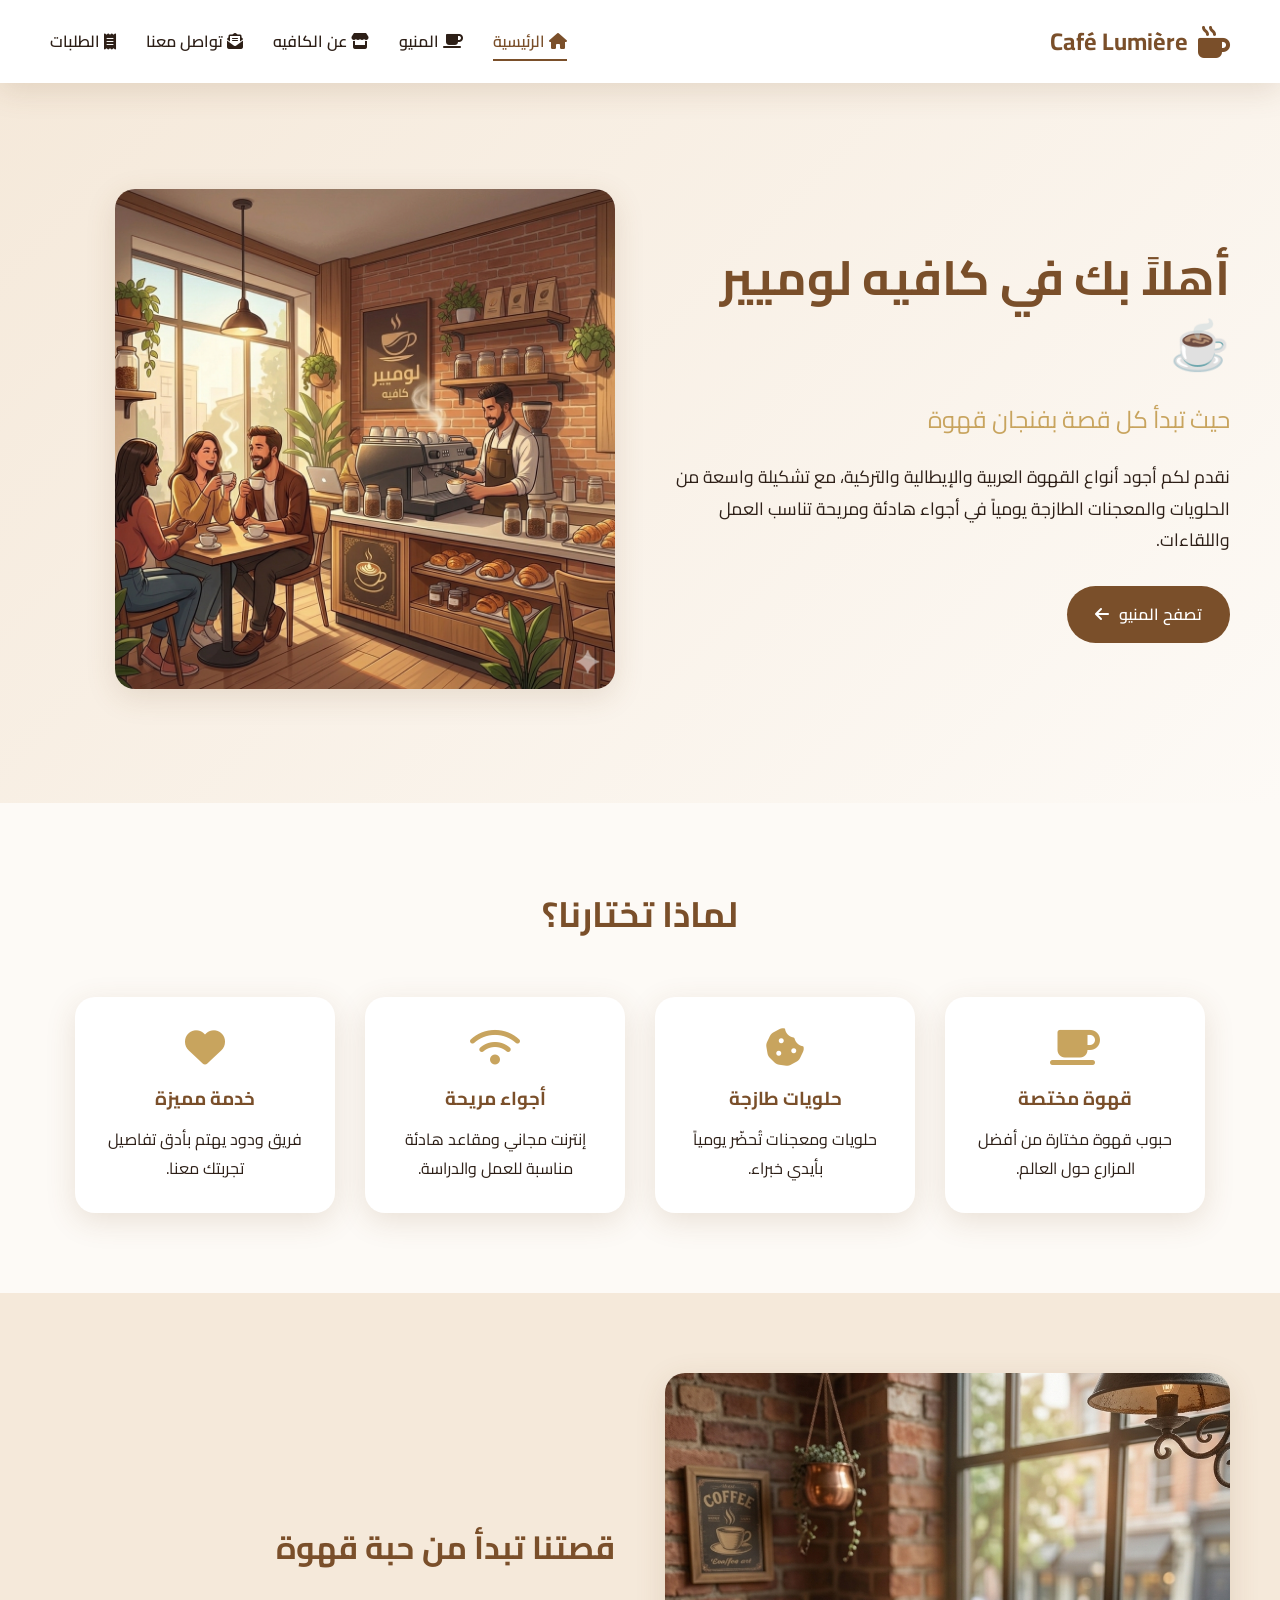
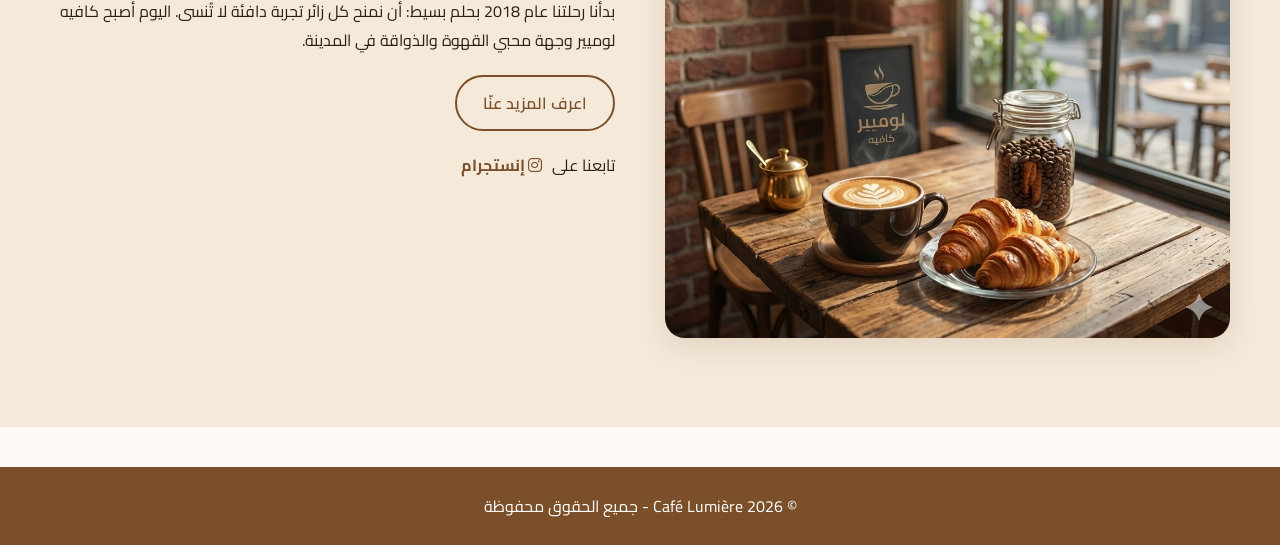
<file: index.html>
<!DOCTYPE html>
<html lang="ar" dir="rtl">
<head>
    <meta charset="UTF-8">
    <meta name="viewport" content="width=device-width, initial-scale=1.0">
    <title>Café Lumière | كافيه لوميير</title>

    <!-- ربط ملف التنسيقات الخارجي -->
    <link rel="stylesheet" href="style.css">

    <!-- مكتبة الأيقونات Font Awesome -->
    <link rel="stylesheet" href="https://cdnjs.cloudflare.com/ajax/libs/font-awesome/6.4.0/css/all.min.css">

    <!-- خط Cairo من جوجل -->
    <link href="https://fonts.googleapis.com/css2?family=Cairo:wght@300;400;600;700;900&display=swap" rel="stylesheet">
</head>
<body>

    <!-- شريط التنقل (Navigation Bar) -->
    <nav class="navbar">
        <div class="logo">
            <i class="fas fa-mug-hot"></i>
            <span>Café Lumière</span>
        </div>

        <ul class="nav-links">
            <li><a href="index.html" class="active"><i class="fas fa-home"></i> الرئيسية</a></li>
            <li><a href="products.html"><i class="fas fa-coffee"></i> المنيو</a></li>
            <li><a href="about.html"><i class="fas fa-store"></i> عن الكافيه</a></li>
            <li><a href="contact.html"><i class="fas fa-envelope-open-text"></i> تواصل معنا</a></li>
            <li><a href="orders.html"><i class="fas fa-receipt"></i> الطلبات</a></li>
        </ul>
    </nav>


    <!-- قسم الهيرو (Hero Section) -->
    <header class="hero">
        <div class="hero-text">
            <h1>أهلاً بك في كافيه لوميير ☕</h1>
            <p class="subtitle">حيث تبدأ كل قصة بفنجان قهوة</p>
            <p>
                نقدم لكم أجود أنواع القهوة العربية والإيطالية والتركية،
                مع تشكيلة واسعة من الحلويات والمعجنات الطازجة يومياً
                في أجواء هادئة ومريحة تناسب العمل واللقاءات.
            </p>

            <a href="products.html" class="btn-primary">
                تصفح المنيو <i class="fas fa-arrow-left"></i>
            </a>
        </div>
        <div class="hero-image">
            <!-- صورة الكافيه الرئيسية -->
            <img src="hero.png" alt="كافيه لوميير">
        </div>
    </header>


    <!-- قسم المميزات -->
    <section class="features">
        <h2 class="section-title">لماذا تختارنا؟</h2>
        <div class="features-grid">

            <!-- البطاقة 1 -->
            <div class="feature-card">
                <i class="fas fa-coffee feature-icon"></i>
                <h3>قهوة مختصة</h3>
                <p>حبوب قهوة مختارة من أفضل المزارع حول العالم.</p>
            </div>

            <!-- البطاقة 2 -->
            <div class="feature-card">
                <i class="fas fa-cookie-bite feature-icon"></i>
                <h3>حلويات طازجة</h3>
                <p>حلويات ومعجنات تُحضّر يومياً بأيدي خبراء.</p>
            </div>

            <!-- البطاقة 3 -->
            <div class="feature-card">
                <i class="fas fa-wifi feature-icon"></i>
                <h3>أجواء مريحة</h3>
                <p>إنترنت مجاني ومقاعد هادئة مناسبة للعمل والدراسة.</p>
            </div>

            <!-- البطاقة 4 -->
            <div class="feature-card">
                <i class="fas fa-heart feature-icon"></i>
                <h3>خدمة مميزة</h3>
                <p>فريق ودود يهتم بأدق تفاصيل تجربتك معنا.</p>
            </div>
        </div>
    </section>


    <!-- قسم نبذة + صورة إضافية -->
    <section class="about-preview">
        <div class="about-preview-image">
            <!-- صورة داخلية للكافيه -->
            <img src="inside.png" alt="من داخل الكافيه">
        </div>
        <div class="about-preview-text">
            <h2>قصتنا تبدأ من حبة قهوة</h2>
            <p>
                بدأنا رحلتنا عام 2018 بحلم بسيط: أن نمنح كل زائر تجربة دافئة
                لا تُنسى. اليوم أصبح كافيه لوميير وجهة محبي القهوة والذواقة
                في المدينة.
            </p>
            <a href="about.html" class="btn-outline">اعرف المزيد عنّا</a>

            <!-- رابط خارجي مطلوب -->
            <p class="external">
                تابعنا على
                <a href="https://www.instagram.com/kerolos_._emad?igsh=YnY0Z2E1eW55OW13&utm_source=qr" target="_blank" rel="noopener">
                    <i class="fab fa-instagram"></i> إنستجرام
                </a>
            </p>
        </div>
    </section>


    <!-- الفوتر -->
    <footer class="footer">
        <p>© 2026 Café Lumière - جميع الحقوق محفوظة</p>
    </footer>

    <!-- ملف JavaScript -->
    <script src="script.js"></script>
</body>
</html>
</file>
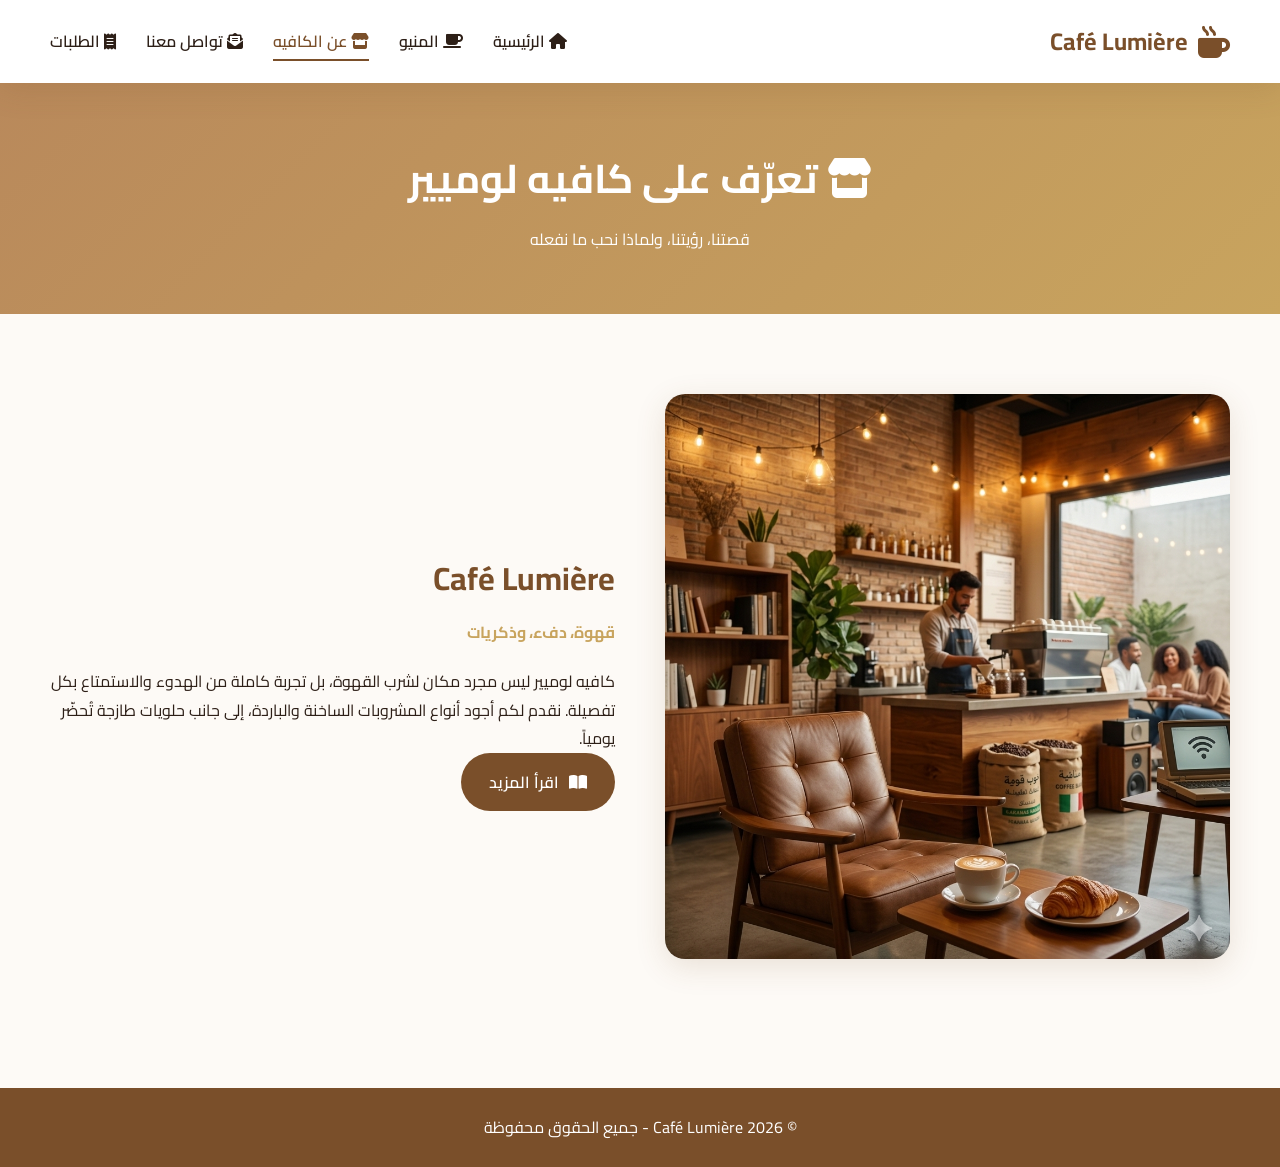
<file: about.html>
<!DOCTYPE html>
<html lang="ar" dir="rtl">
<head>
    <meta charset="UTF-8">
    <meta name="viewport" content="width=device-width, initial-scale=1.0">
    <title>عن الكافيه | Café Lumière</title>
    <link rel="stylesheet" href="style.css">
    <link rel="stylesheet" href="https://cdnjs.cloudflare.com/ajax/libs/font-awesome/6.4.0/css/all.min.css">
    <link href="https://fonts.googleapis.com/css2?family=Cairo:wght@300;400;600;700;900&display=swap" rel="stylesheet">
</head>
<body>

    <!-- شريط التنقل -->
    <nav class="navbar">
        <div class="logo">
            <i class="fas fa-mug-hot"></i>
            <span>Café Lumière</span>
        </div>
        <ul class="nav-links">
            <li><a href="index.html"><i class="fas fa-home"></i> الرئيسية</a></li>
            <li><a href="products.html"><i class="fas fa-coffee"></i> المنيو</a></li>
            <li><a href="about.html" class="active"><i class="fas fa-store"></i> عن الكافيه</a></li>
            <li><a href="contact.html"><i class="fas fa-envelope-open-text"></i> تواصل معنا</a></li>
            <li><a href="orders.html"><i class="fas fa-receipt"></i> الطلبات</a></li>
        </ul>
    </nav>

    <header class="page-header">
        <h1><i class="fas fa-store"></i> تعرّف على كافيه لوميير</h1>
        <p>قصتنا، رؤيتنا، ولماذا نحب ما نفعله</p>
    </header>

    <!-- قسم نبذة عن الكافيه -->
    <section class="about-section">
        <div class="about-image">
            <!-- صورة عن الكافيه -->
            <img src="about.png" alt="كافيه لوميير">
        </div>
        <div class="about-text">
            <h2>Café Lumière</h2>
            <p class="job-title">قهوة، دفء، وذكريات</p>
            <p>
                كافيه لوميير ليس مجرد مكان لشرب القهوة، بل تجربة كاملة من
                الهدوء والاستمتاع بكل تفصيلة. نقدم لكم أجود أنواع المشروبات
                الساخنة والباردة، إلى جانب حلويات طازجة تُحضّر يومياً.
            </p>

            <!-- زر تفاعلي يغير النص عند الضغط -->
            <button id="readMoreBtn" class="btn-primary">
                <i class="fas fa-book-open"></i> اقرأ المزيد
            </button>

            <!-- محتوى يظهر / يختفي عند الضغط على الزر -->
            <div id="moreInfo" class="more-info hidden">
                <h3>لماذا كافيه لوميير؟</h3>
                <ul>
                    <li>☕ حبوب قهوة عربية وإيطالية مختارة بعناية.</li>
                    <li>🍰 حلويات يومية طازجة من مطبخنا.</li>
                    <li>📶 إنترنت مجاني عالي السرعة.</li>
                    <li>🪑 جلسات داخلية وخارجية مريحة.</li>
                    <li>🎵 موسيقى هادئة طوال اليوم.</li>
                </ul>
            </div>
        </div>
    </section>

    <footer class="footer">
        <p>© 2026 Café Lumière - جميع الحقوق محفوظة</p>
    </footer>

    <script src="script.js"></script>
</body>
</html>
</file>
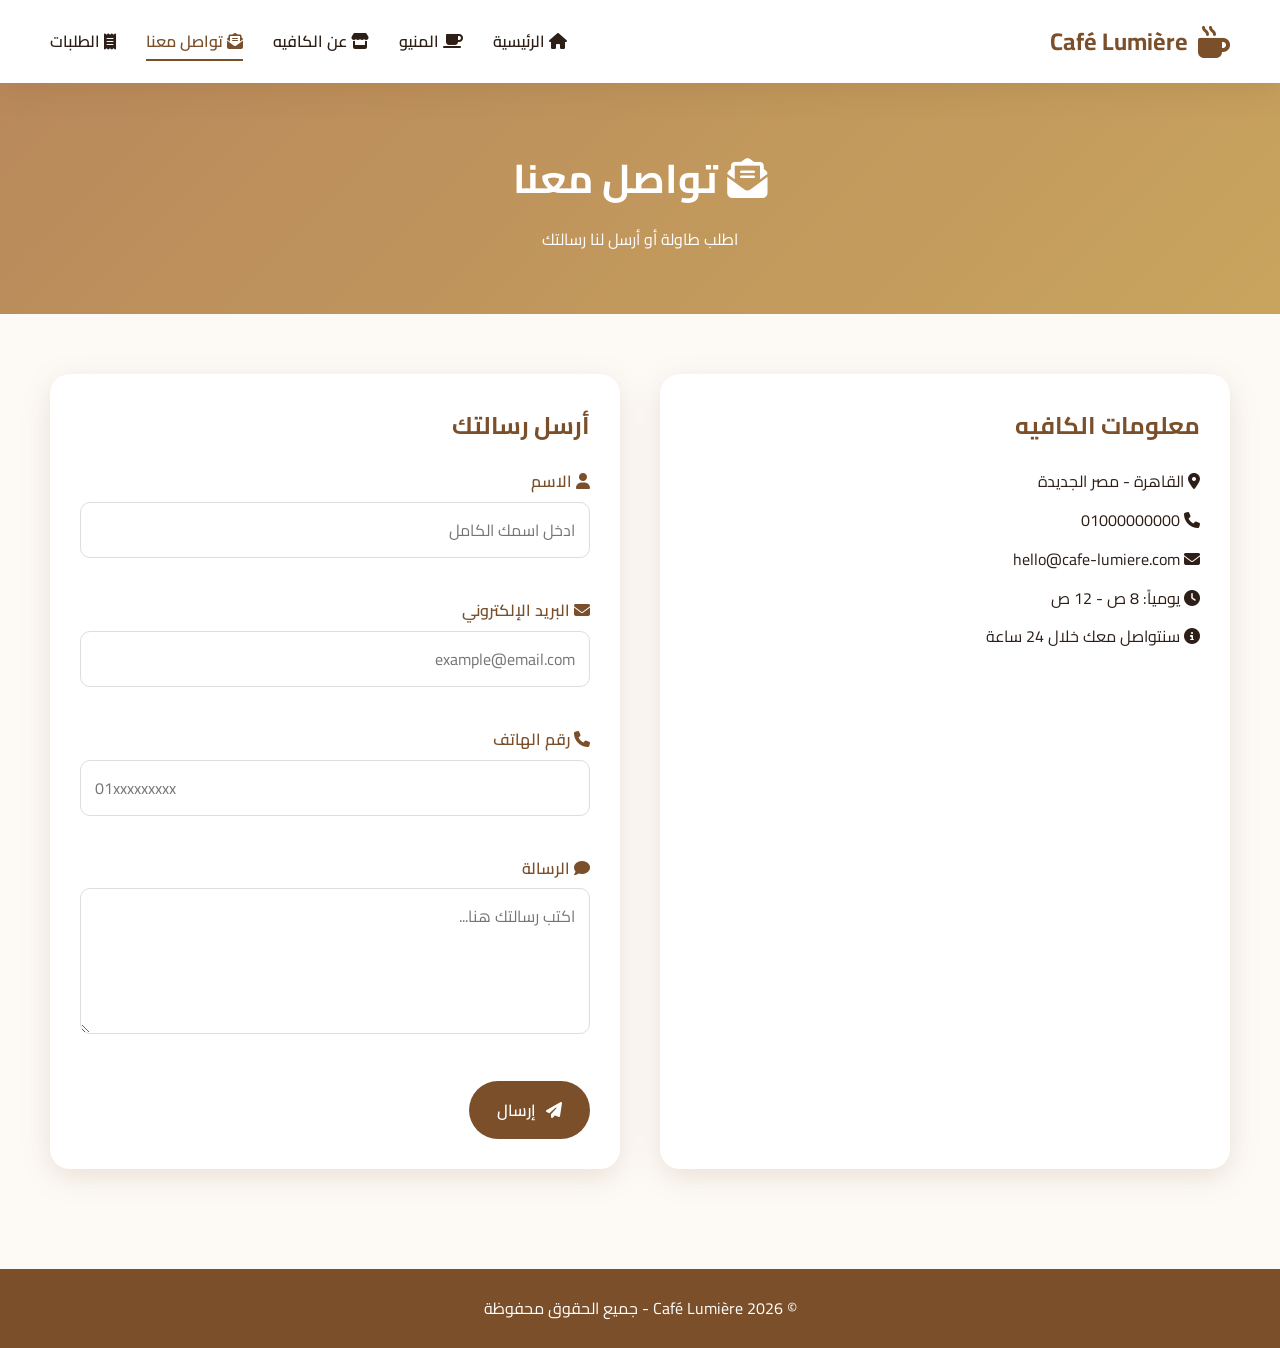
<file: contact.html>
<!DOCTYPE html>
<html lang="ar" dir="rtl">
<head>
    <meta charset="UTF-8">
    <meta name="viewport" content="width=device-width, initial-scale=1.0">
    <title>تواصل معنا | Café Lumière</title>
    <link rel="stylesheet" href="style.css">
    <link rel="stylesheet" href="https://cdnjs.cloudflare.com/ajax/libs/font-awesome/6.4.0/css/all.min.css">
    <link href="https://fonts.googleapis.com/css2?family=Cairo:wght@300;400;600;700;900&display=swap" rel="stylesheet">
</head>
<body>

    <!-- شريط التنقل -->
    <nav class="navbar">
        <div class="logo">
            <i class="fas fa-mug-hot"></i>
            <span>Café Lumière</span>
        </div>
        <ul class="nav-links">
            <li><a href="index.html"><i class="fas fa-home"></i> الرئيسية</a></li>
            <li><a href="products.html"><i class="fas fa-coffee"></i> المنيو</a></li>
            <li><a href="about.html"><i class="fas fa-store"></i> عن الكافيه</a></li>
            <li><a href="contact.html" class="active"><i class="fas fa-envelope-open-text"></i> تواصل معنا</a></li>
            <li><a href="orders.html"><i class="fas fa-receipt"></i> الطلبات</a></li>
        </ul>
    </nav>

    <header class="page-header">
        <h1><i class="fas fa-envelope-open-text"></i> تواصل معنا</h1>
        <p>اطلب طاولة أو أرسل لنا رسالتك</p>
    </header>

    <section class="contact-section">

        <!-- معلومات الكافيه -->
        <div class="contact-info">
            <h2>معلومات الكافيه</h2>
            <p><i class="fas fa-map-marker-alt"></i> القاهرة - مصر الجديدة</p>
            <p><i class="fas fa-phone"></i> 01000000000</p>
            <p><i class="fas fa-envelope"></i> hello@cafe-lumiere.com</p>
            <p><i class="fas fa-clock"></i> يومياً: 8 ص - 12 ص</p>
            <p><i class="fas fa-info-circle"></i> سنتواصل معك خلال 24 ساعة</p>
        </div>


        <!-- نموذج التواصل / الحجز -->
        <form id="contactForm" class="contact-form" novalidate>
            <h2>أرسل رسالتك</h2>

            <!-- الاسم -->
            <div class="form-group">
                <label for="name"><i class="fas fa-user"></i> الاسم</label>
                <input type="text" id="name" placeholder="ادخل اسمك الكامل">
                <small class="error-message" id="nameError"></small>
            </div>

            <!-- البريد الإلكتروني -->
            <div class="form-group">
                <label for="email"><i class="fas fa-envelope"></i> البريد الإلكتروني</label>
                <input type="email" id="email" placeholder="example@email.com">
                <small class="error-message" id="emailError"></small>
            </div>

            <!-- رقم الهاتف -->
            <div class="form-group">
                <label for="phone"><i class="fas fa-phone"></i> رقم الهاتف</label>
                <input type="tel" id="phone" placeholder="01xxxxxxxxx">
                <small class="error-message" id="phoneError"></small>
            </div>

            <!-- الرسالة -->
            <div class="form-group">
                <label for="message"><i class="fas fa-comment"></i> الرسالة</label>
                <textarea id="message" rows="4" placeholder="اكتب رسالتك هنا..."></textarea>
                <small class="error-message" id="messageError"></small>
            </div>

            <button type="submit" class="btn-primary">
                <i class="fas fa-paper-plane"></i> إرسال
            </button>

            <!-- رسالة النجاح -->
            <p id="successMessage" class="success-message hidden">
                ✅ تم استلام رسالتك بنجاح! سنتواصل معك قريباً.
            </p>
        </form>
    </section>

    <footer class="footer">
        <p>© 2026 Café Lumière - جميع الحقوق محفوظة</p>
    </footer>

    <script src="script.js"></script>
</body>
</html>
</file>
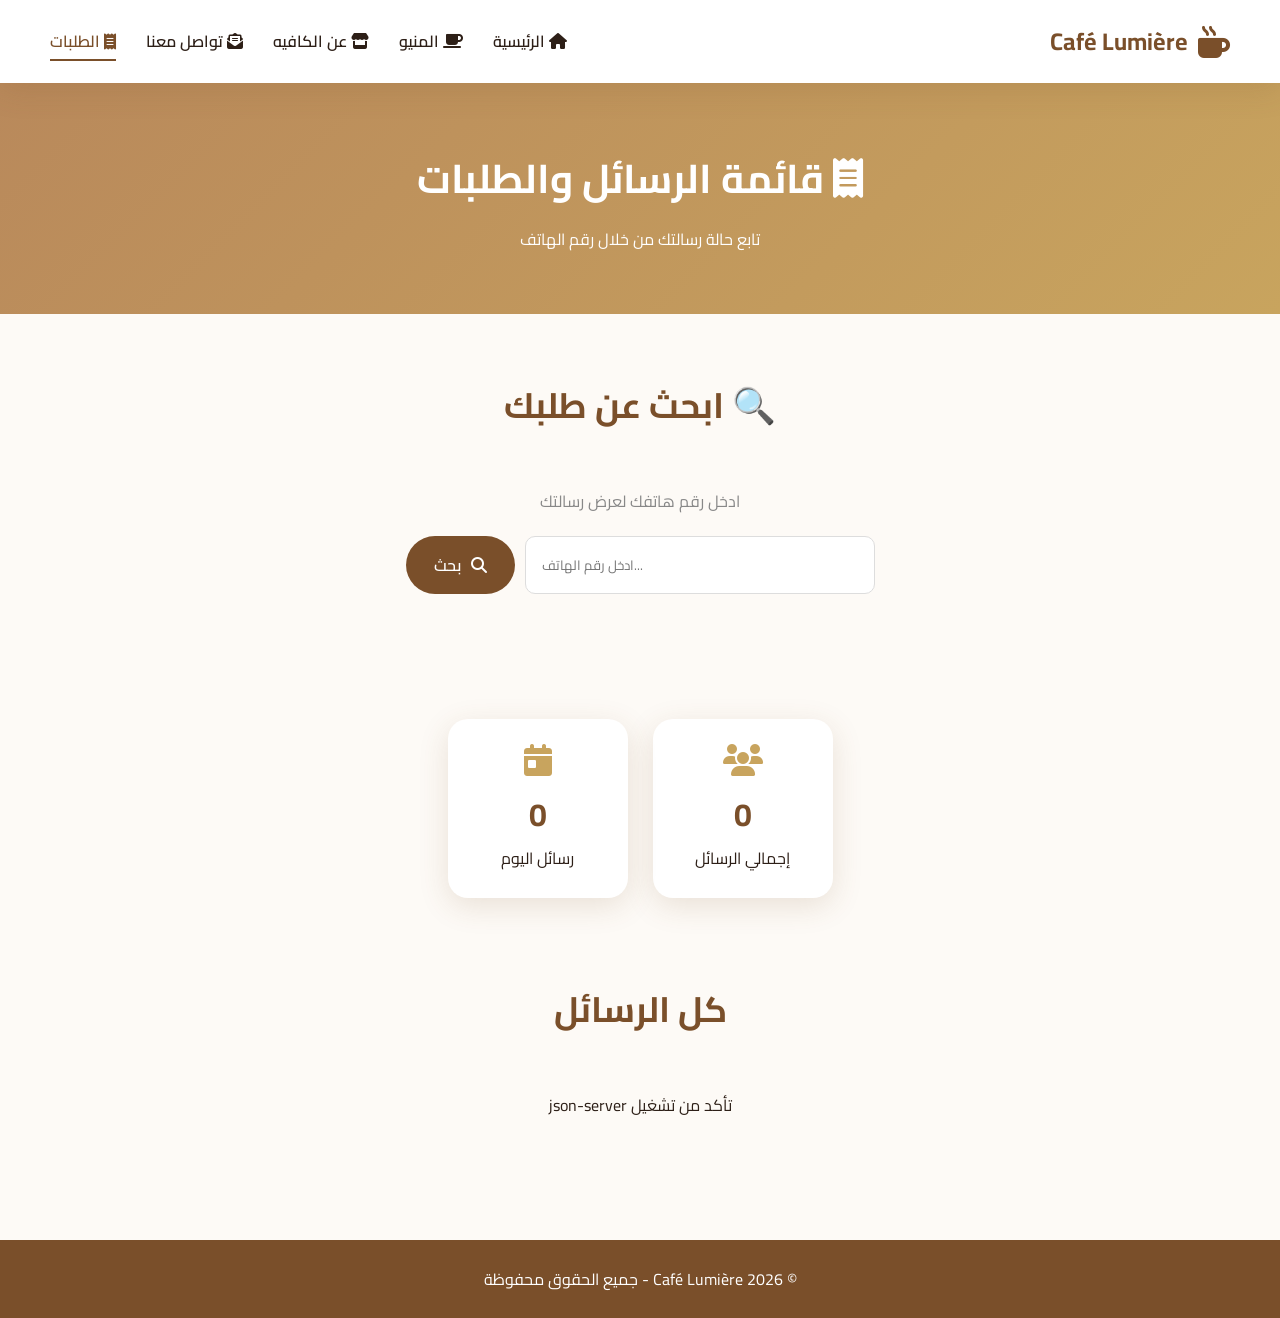
<file: orders.html>
<!DOCTYPE html>
<html lang="ar" dir="rtl">
<head>
    <meta charset="UTF-8">
    <meta name="viewport" content="width=device-width, initial-scale=1.0">
    <title>الطلبات | Café Lumière</title>
    <link rel="stylesheet" href="style.css">
    <link rel="stylesheet" href="https://cdnjs.cloudflare.com/ajax/libs/font-awesome/6.4.0/css/all.min.css">
    <link href="https://fonts.googleapis.com/css2?family=Cairo:wght@300;400;600;700;900&display=swap" rel="stylesheet">
</head>
<body>

    <!-- شريط التنقل -->
    <nav class="navbar">
        <div class="logo">
            <i class="fas fa-mug-hot"></i>
            <span>Café Lumière</span>
        </div>
        <ul class="nav-links">
            <li><a href="index.html"><i class="fas fa-home"></i> الرئيسية</a></li>
            <li><a href="products.html"><i class="fas fa-coffee"></i> المنيو</a></li>
            <li><a href="about.html"><i class="fas fa-store"></i> عن الكافيه</a></li>
            <li><a href="contact.html"><i class="fas fa-envelope-open-text"></i> تواصل معنا</a></li>
            <li><a href="orders.html" class="active"><i class="fas fa-receipt"></i> الطلبات</a></li>
        </ul>
    </nav>

    <header class="page-header">
        <h1><i class="fas fa-receipt"></i> قائمة الرسائل والطلبات</h1>
        <p>تابع حالة رسالتك من خلال رقم الهاتف</p>
    </header>

    <!-- قسم البحث برقم التلفون -->
    <section class="search-section">
        <h2 class="section-title">🔍 ابحث عن طلبك</h2>
        <p class="search-hint">ادخل رقم هاتفك لعرض رسالتك</p>
        <div class="search-box">
            <input type="tel" id="searchPhone" placeholder="ادخل رقم الهاتف...">
            <button id="searchBtn" class="btn-primary">
                <i class="fas fa-search"></i> بحث
            </button>
        </div>
        <div id="searchResult" class="search-result"></div>
    </section>

    <!-- قسم الإحصائيات -->
    <section class="stats-section">
        <div class="stat-card">
            <i class="fas fa-users"></i>
            <h3 id="totalCount">0</h3>
            <p>إجمالي الرسائل</p>
        </div>
        <div class="stat-card">
            <i class="fas fa-calendar-day"></i>
            <h3 id="todayCount">0</h3>
            <p>رسائل اليوم</p>
        </div>
    </section>

    <!-- قائمة كل الطلبات -->
    <section class="appointments-section">
        <h2 class="section-title">كل الرسائل</h2>
        <div id="appointments-container" class="appointments-grid">
            <p class="loading">⏳ جاري تحميل البيانات...</p>
        </div>
    </section>

    <footer class="footer">
        <p>© 2026 Café Lumière - جميع الحقوق محفوظة</p>
    </footer>

    <script src="script.js"></script>
</body>
</html>
</file>
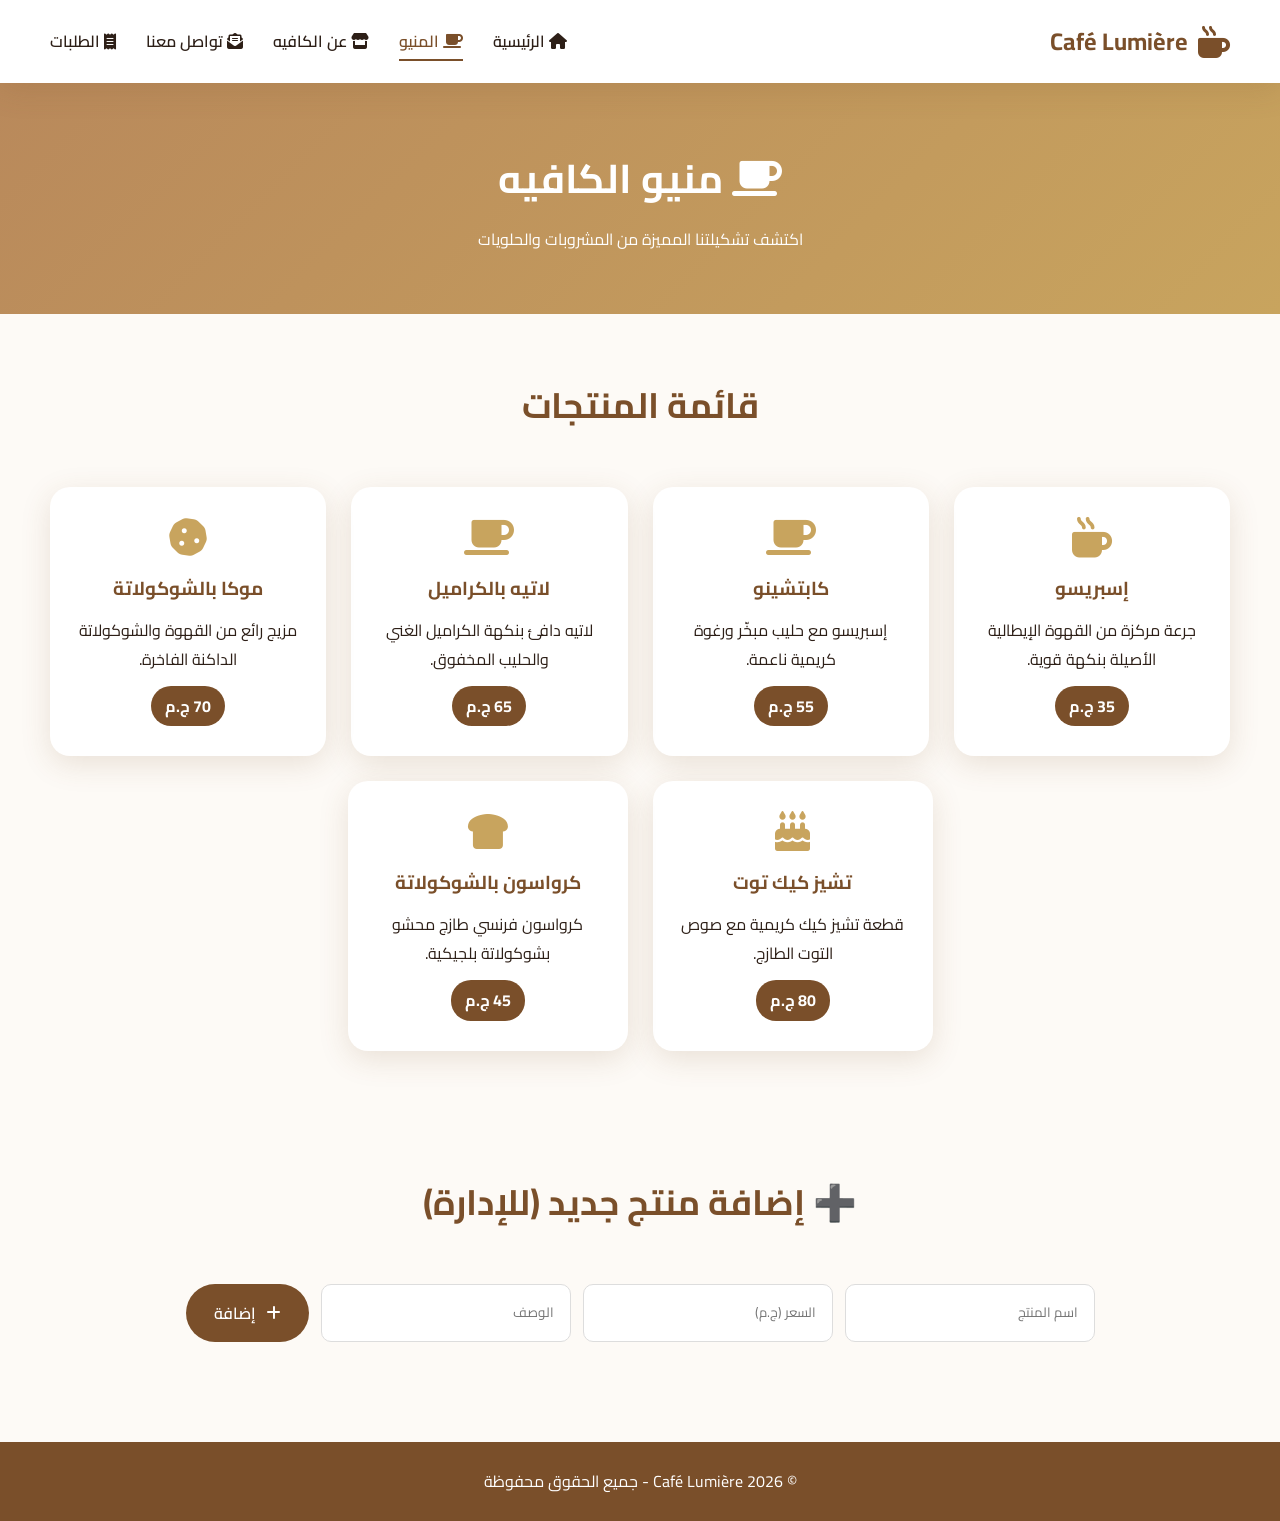
<file: products.html>
<!DOCTYPE html>
<html lang="ar" dir="rtl">
<head>
    <meta charset="UTF-8">
    <meta name="viewport" content="width=device-width, initial-scale=1.0">
    <title>المنيو | Café Lumière</title>
    <link rel="stylesheet" href="style.css">
    <link rel="stylesheet" href="https://cdnjs.cloudflare.com/ajax/libs/font-awesome/6.4.0/css/all.min.css">
    <link href="https://fonts.googleapis.com/css2?family=Cairo:wght@300;400;600;700;900&display=swap" rel="stylesheet">
</head>
<body>

    <!-- شريط التنقل -->
    <nav class="navbar">
        <div class="logo">
            <i class="fas fa-mug-hot"></i>
            <span>Café Lumière</span>
        </div>
        <ul class="nav-links">
            <li><a href="index.html"><i class="fas fa-home"></i> الرئيسية</a></li>
            <li><a href="products.html" class="active"><i class="fas fa-coffee"></i> المنيو</a></li>
            <li><a href="about.html"><i class="fas fa-store"></i> عن الكافيه</a></li>
            <li><a href="contact.html"><i class="fas fa-envelope-open-text"></i> تواصل معنا</a></li>
            <li><a href="orders.html"><i class="fas fa-receipt"></i> الطلبات</a></li>
        </ul>
    </nav>

    <!-- رأس الصفحة -->
    <header class="page-header">
        <h1><i class="fas fa-coffee"></i> منيو الكافيه</h1>
        <p>اكتشف تشكيلتنا المميزة من المشروبات والحلويات</p>
    </header>


    <!-- قسم المنتجات (يتم تحميله من ملف products.json باستخدام Fetch API) -->
    <section class="services-section">
        <h2 class="section-title">قائمة المنتجات</h2>

        <!-- المكان الذي تُعرض فيه المنتجات تلقائياً -->
        <div id="products-container" class="services-grid">
            <p class="loading">⏳ جاري تحميل المنتجات...</p>
        </div>
    </section>


    <!-- قسم إضافة منتج جديد (للإدارة - يستخدم json-server POST) -->
    <section class="add-service-section">
        <h2 class="section-title">➕ إضافة منتج جديد (للإدارة)</h2>
        <form id="add-product-form" class="add-form">
            <input type="text" id="new-name" placeholder="اسم المنتج" required>
            <input type="text" id="new-price" placeholder="السعر (ج.م)" required>
            <input type="text" id="new-description" placeholder="الوصف" required>
            <button type="submit" class="btn-primary">
                <i class="fas fa-plus"></i> إضافة
            </button>
        </form>
    </section>

    <!-- الفوتر -->
    <footer class="footer">
        <p>© 2026 Café Lumière - جميع الحقوق محفوظة</p>
    </footer>

    <script src="script.js"></script>
</body>
</html>
</file>
<file: style.css>
/* ============================================================
   ملف التنسيقات الخاص بـ Café Lumière
   ============================================================ */

/* إعدادات عامة */
* {
    margin: 0;
    padding: 0;
    box-sizing: border-box;
}

/* متغيرات الألوان (ثيم بني/كريمي يناسب الكافيه) */
:root {
    --primary: #b9895b;        /* بني فاتح */
    --primary-dark: #7a4f2a;   /* بني داكن */
    --secondary: #f5e9da;      /* كريمي */
    --gold: #c8a45e;           /* ذهبي */
    --dark: #2d1f17;           /* بني غامق للنصوص */
    --light: #fdfaf6;          /* خلفية فاتحة */
    --shadow: 0 8px 30px rgba(122, 79, 42, 0.15);
}

/* تنسيق البدي العام */
body {
    font-family: 'Cairo', sans-serif;
    background: var(--light);
    color: var(--dark);
    line-height: 1.8;
    overflow-x: hidden;
}


/* ===== Navbar ===== */
.navbar {
    display: flex;
    justify-content: space-between;
    align-items: center;
    padding: 20px 50px;
    background: white;
    box-shadow: var(--shadow);
    position: sticky;
    top: 0;
    z-index: 1000;
}

.logo {
    display: flex;
    align-items: center;
    gap: 10px;
    font-size: 1.5rem;
    font-weight: 700;
    color: var(--primary-dark);
}

.logo i {
    font-size: 2rem;
    animation: pulse 2s infinite;
}

.nav-links {
    display: flex;
    list-style: none;
    gap: 30px;
}

.nav-links a {
    text-decoration: none;
    color: var(--dark);
    font-weight: 600;
    transition: 0.3s;
    position: relative;
}

.nav-links a:hover,
.nav-links a.active {
    color: var(--primary-dark);
}

.nav-links a.active::after {
    content: '';
    position: absolute;
    bottom: -5px;
    right: 0;
    width: 100%;
    height: 2px;
    background: var(--primary-dark);
}


/* ===== Hero ===== */
.hero {
    display: flex;
    align-items: center;
    justify-content: space-between;
    padding: 80px 50px;
    gap: 50px;
    background: linear-gradient(135deg, var(--secondary) 0%, var(--light) 100%);
    min-height: 80vh;
}

.hero-text {
    flex: 1;
    animation: slideInRight 1s ease;
}

.hero-text h1 {
    font-size: 3rem;
    color: var(--primary-dark);
    margin-bottom: 20px;
    line-height: 1.4;
}

.hero-text .subtitle {
    font-size: 1.5rem;
    color: var(--gold);
    margin-bottom: 20px;
}

.hero-text p {
    font-size: 1.1rem;
    margin-bottom: 30px;
}

.hero-image {
    flex: 1;
    animation: slideInLeft 1s ease;
}

.hero-image img {
    width: 100%;
    max-width: 500px;
    border-radius: 20px;
    box-shadow: var(--shadow);
}


/* ===== أزرار ===== */
.btn-primary {
    display: inline-flex;
    align-items: center;
    gap: 10px;
    background: var(--primary-dark);
    color: white;
    padding: 14px 28px;
    border: none;
    border-radius: 30px;
    font-family: inherit;
    font-size: 1rem;
    font-weight: 600;
    cursor: pointer;
    text-decoration: none;
    transition: 0.3s;
}

.btn-primary:hover {
    background: var(--primary);
    transform: translateY(-3px);
    box-shadow: var(--shadow);
}

.btn-outline {
    display: inline-block;
    padding: 12px 26px;
    border: 2px solid var(--primary-dark);
    color: var(--primary-dark);
    border-radius: 30px;
    text-decoration: none;
    font-weight: 600;
    transition: 0.3s;
}

.btn-outline:hover {
    background: var(--primary-dark);
    color: white;
}


/* ===== المميزات ===== */
.features {
    padding: 80px 50px;
    text-align: center;
}

.section-title {
    font-size: 2.2rem;
    color: var(--primary-dark);
    margin-bottom: 50px;
}

.features-grid {
    display: flex;
    flex-wrap: wrap;
    justify-content: center;
    gap: 30px;
}

.feature-card {
    flex: 1 1 220px;
    max-width: 260px;
    background: white;
    padding: 30px 20px;
    border-radius: 20px;
    box-shadow: var(--shadow);
    transition: 0.3s;
}

.feature-card:hover {
    transform: translateY(-8px);
}

.feature-icon {
    font-size: 2.5rem;
    color: var(--gold);
    margin-bottom: 15px;
}

.feature-card h3 {
    color: var(--primary-dark);
    margin-bottom: 10px;
}


/* ===== About preview ===== */
.about-preview {
    display: flex;
    align-items: center;
    gap: 50px;
    padding: 80px 50px;
    background: var(--secondary);
}

.about-preview-image,
.about-preview-text {
    flex: 1;
}

.about-preview-image img {
    width: 100%;
    border-radius: 20px;
    box-shadow: var(--shadow);
}

.about-preview-text h2 {
    color: var(--primary-dark);
    margin-bottom: 20px;
    font-size: 2rem;
}

.about-preview-text p {
    margin-bottom: 20px;
}

.external {
    margin-top: 20px;
}
.external a {
    color: var(--primary-dark);
    font-weight: 700;
    text-decoration: none;
    margin-right: 6px;
}


/* ===== رأس الصفحات ===== */
.page-header {
    text-align: center;
    padding: 60px 20px;
    background: linear-gradient(135deg, var(--primary) 0%, var(--gold) 100%);
    color: white;
}

.page-header h1 {
    font-size: 2.5rem;
    margin-bottom: 10px;
}


/* ===== صفحة About ===== */
.about-section {
    display: flex;
    gap: 50px;
    padding: 80px 50px;
    align-items: center;
}

.about-image,
.about-text {
    flex: 1;
}

.about-image img {
    width: 100%;
    border-radius: 20px;
    box-shadow: var(--shadow);
}

.about-text h2 {
    color: var(--primary-dark);
    font-size: 2rem;
    margin-bottom: 10px;
}

.job-title {
    color: var(--gold);
    font-weight: 700;
    margin-bottom: 20px;
}

.more-info {
    margin-top: 25px;
    background: var(--secondary);
    padding: 20px;
    border-radius: 15px;
}

.more-info ul {
    list-style: none;
    margin-top: 10px;
}
.more-info li {
    padding: 6px 0;
}

.hidden {
    display: none;
}


/* ===== صفحة المنتجات / الخدمات ===== */
.services-section,
.add-service-section {
    padding: 60px 50px;
    text-align: center;
}

.services-grid {
    display: flex;
    flex-wrap: wrap;
    justify-content: center;
    gap: 25px;
}

.service-card {
    flex: 1 1 240px;
    max-width: 280px;
    background: white;
    padding: 30px 20px;
    border-radius: 20px;
    box-shadow: var(--shadow);
    transition: 0.3s;
}
.service-card:hover {
    transform: translateY(-8px);
}
.service-icon {
    font-size: 2.5rem;
    color: var(--gold);
    margin-bottom: 15px;
}
.service-card h3 {
    color: var(--primary-dark);
    margin-bottom: 10px;
}
.price {
    display: inline-block;
    margin-top: 12px;
    background: var(--primary-dark);
    color: white;
    padding: 6px 14px;
    border-radius: 20px;
    font-weight: 700;
}

.add-form {
    display: flex;
    flex-wrap: wrap;
    gap: 12px;
    justify-content: center;
    margin-top: 20px;
}
.add-form input {
    padding: 12px 16px;
    border: 1px solid #ddd;
    border-radius: 10px;
    font-family: inherit;
    flex: 1 1 200px;
    max-width: 250px;
}

.loading {
    color: var(--primary-dark);
    font-size: 1.1rem;
}


/* ===== صفحة التواصل ===== */
.contact-section {
    display: flex;
    gap: 40px;
    padding: 60px 50px;
    flex-wrap: wrap;
}

.contact-info,
.contact-form {
    flex: 1 1 350px;
    background: white;
    padding: 30px;
    border-radius: 20px;
    box-shadow: var(--shadow);
}

.contact-info h2,
.contact-form h2 {
    color: var(--primary-dark);
    margin-bottom: 20px;
}

.contact-info p {
    margin: 10px 0;
    color: var(--dark);
}

.form-group {
    margin-bottom: 16px;
}

.form-group label {
    display: block;
    margin-bottom: 6px;
    font-weight: 600;
    color: var(--primary-dark);
}

.form-group input,
.form-group textarea {
    width: 100%;
    padding: 12px 14px;
    border: 1px solid #ddd;
    border-radius: 10px;
    font-family: inherit;
    font-size: 1rem;
}

.form-group input:focus,
.form-group textarea:focus {
    outline: none;
    border-color: var(--primary-dark);
}

.error-message {
    color: #d33;
    font-size: 0.85rem;
    display: block;
    margin-top: 4px;
    min-height: 18px;
}

.success-message {
    background: #e8f7ec;
    color: #1f7a3a;
    padding: 12px;
    border-radius: 10px;
    margin-top: 15px;
    text-align: center;
    font-weight: 600;
}


/* ===== صفحة الطلبات ===== */
.search-section {
    padding: 60px 50px;
    text-align: center;
}
.search-hint {
    color: #888;
    margin-bottom: 20px;
}
.search-box {
    display: flex;
    justify-content: center;
    gap: 10px;
    flex-wrap: wrap;
}
.search-box input {
    padding: 12px 16px;
    border: 1px solid #ddd;
    border-radius: 10px;
    font-family: inherit;
    flex: 1 1 280px;
    max-width: 350px;
}

.search-result {
    margin-top: 25px;
}

.stats-section {
    display: flex;
    justify-content: center;
    gap: 25px;
    flex-wrap: wrap;
    padding: 40px 20px;
}
.stat-card {
    background: white;
    padding: 25px 35px;
    border-radius: 20px;
    box-shadow: var(--shadow);
    text-align: center;
    min-width: 180px;
}
.stat-card i {
    font-size: 2rem;
    color: var(--gold);
    margin-bottom: 10px;
}
.stat-card h3 {
    color: var(--primary-dark);
    font-size: 2rem;
}

.appointments-section {
    padding: 40px 50px 80px;
    text-align: center;
}
.appointments-grid {
    display: flex;
    flex-wrap: wrap;
    gap: 20px;
    justify-content: center;
}
.appointment-card {
    background: white;
    padding: 20px;
    border-radius: 15px;
    box-shadow: var(--shadow);
    flex: 1 1 280px;
    max-width: 320px;
    text-align: right;
}
.appointment-card h3 {
    color: var(--primary-dark);
    margin-bottom: 10px;
}
.appointment-card small {
    color: #888;
    display: block;
    margin-top: 8px;
}


/* ===== الفوتر ===== */
.footer {
    background: var(--primary-dark);
    color: white;
    text-align: center;
    padding: 25px;
    margin-top: 40px;
}


/* ===== الأنيميشن ===== */
@keyframes pulse {
    0%, 100% { transform: scale(1); }
    50%      { transform: scale(1.1); }
}
@keyframes slideInRight {
    from { opacity: 0; transform: translateX(40px); }
    to   { opacity: 1; transform: translateX(0); }
}
@keyframes slideInLeft {
    from { opacity: 0; transform: translateX(-40px); }
    to   { opacity: 1; transform: translateX(0); }
}


/* ===== Responsive ===== */
@media (max-width: 768px) {
    .navbar { flex-direction: column; gap: 15px; padding: 15px; }
    .nav-links { flex-wrap: wrap; justify-content: center; gap: 15px; }
    .hero, .about-section, .about-preview {
        flex-direction: column;
        padding: 40px 20px;
        text-align: center;
    }
    .hero-text h1 { font-size: 2rem; }
    .features, .services-section, .contact-section,
    .search-section, .appointments-section { padding: 40px 20px; }
}
</file>
